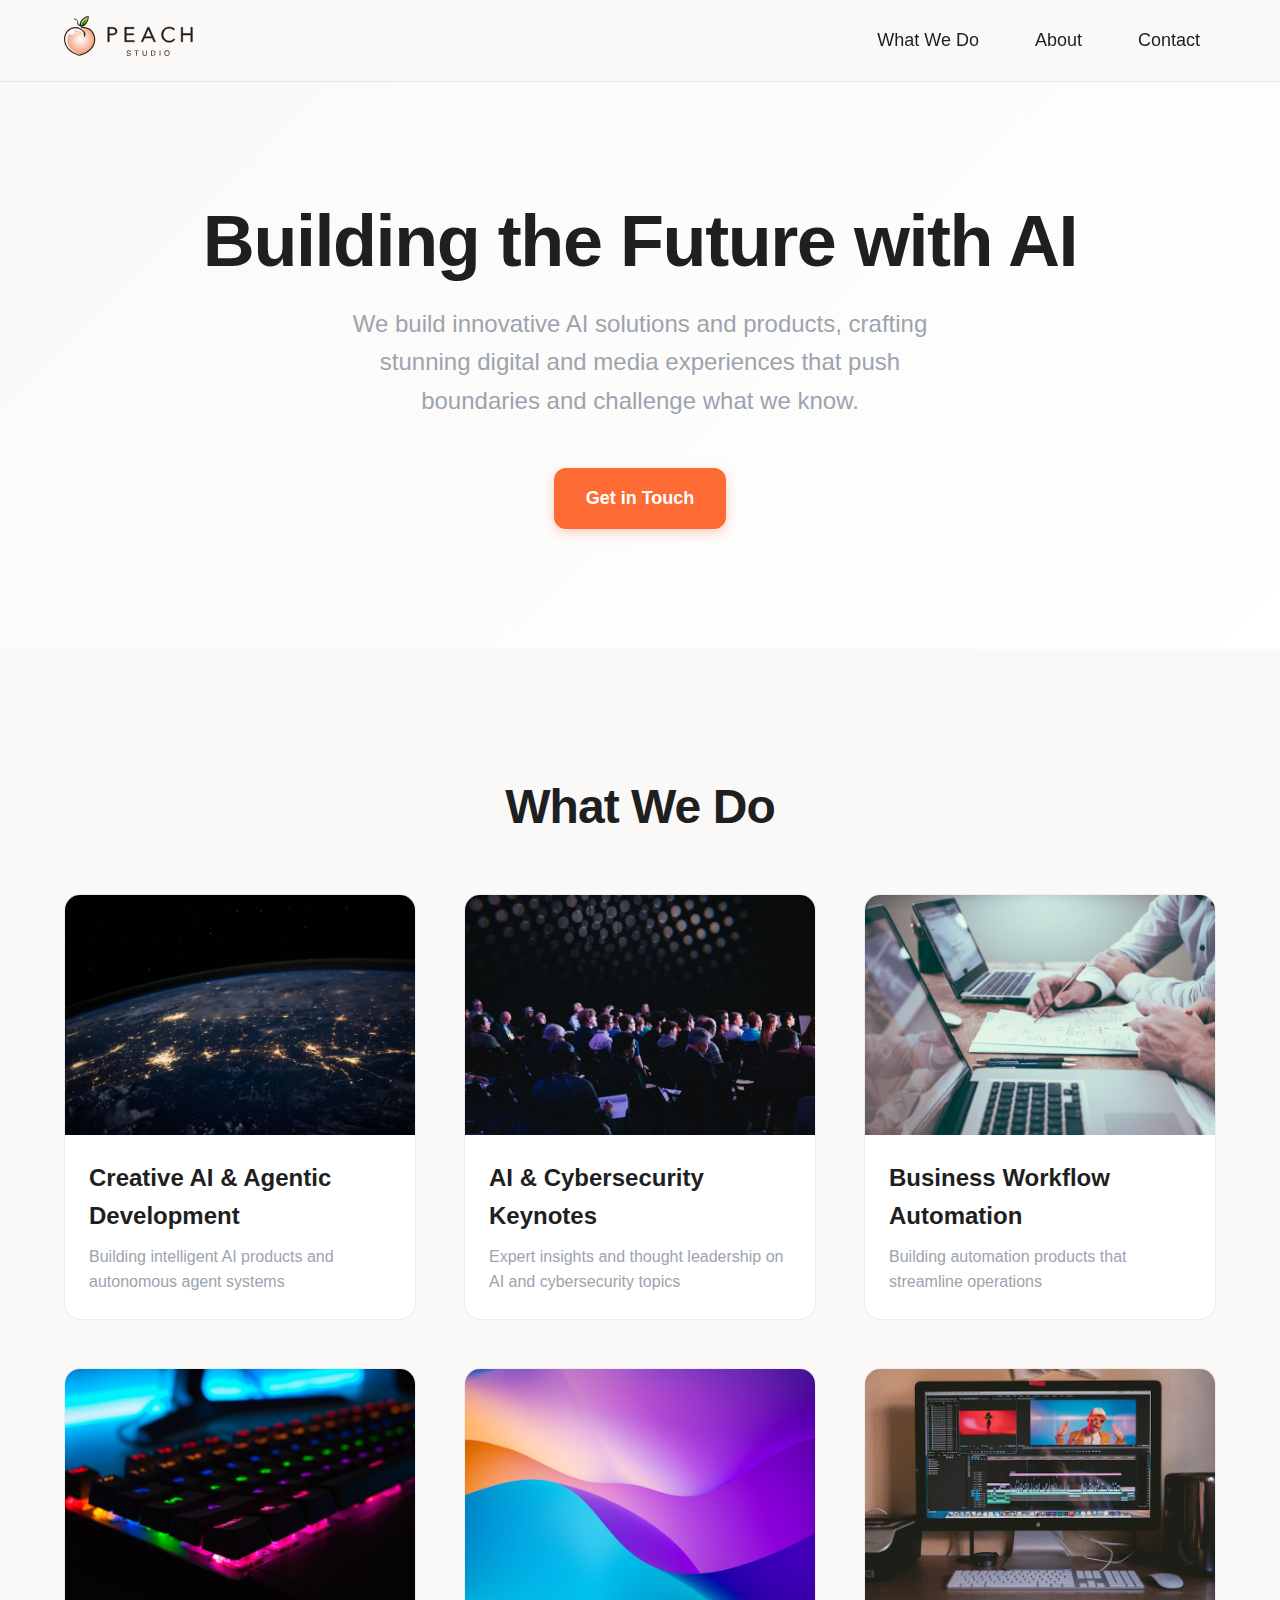
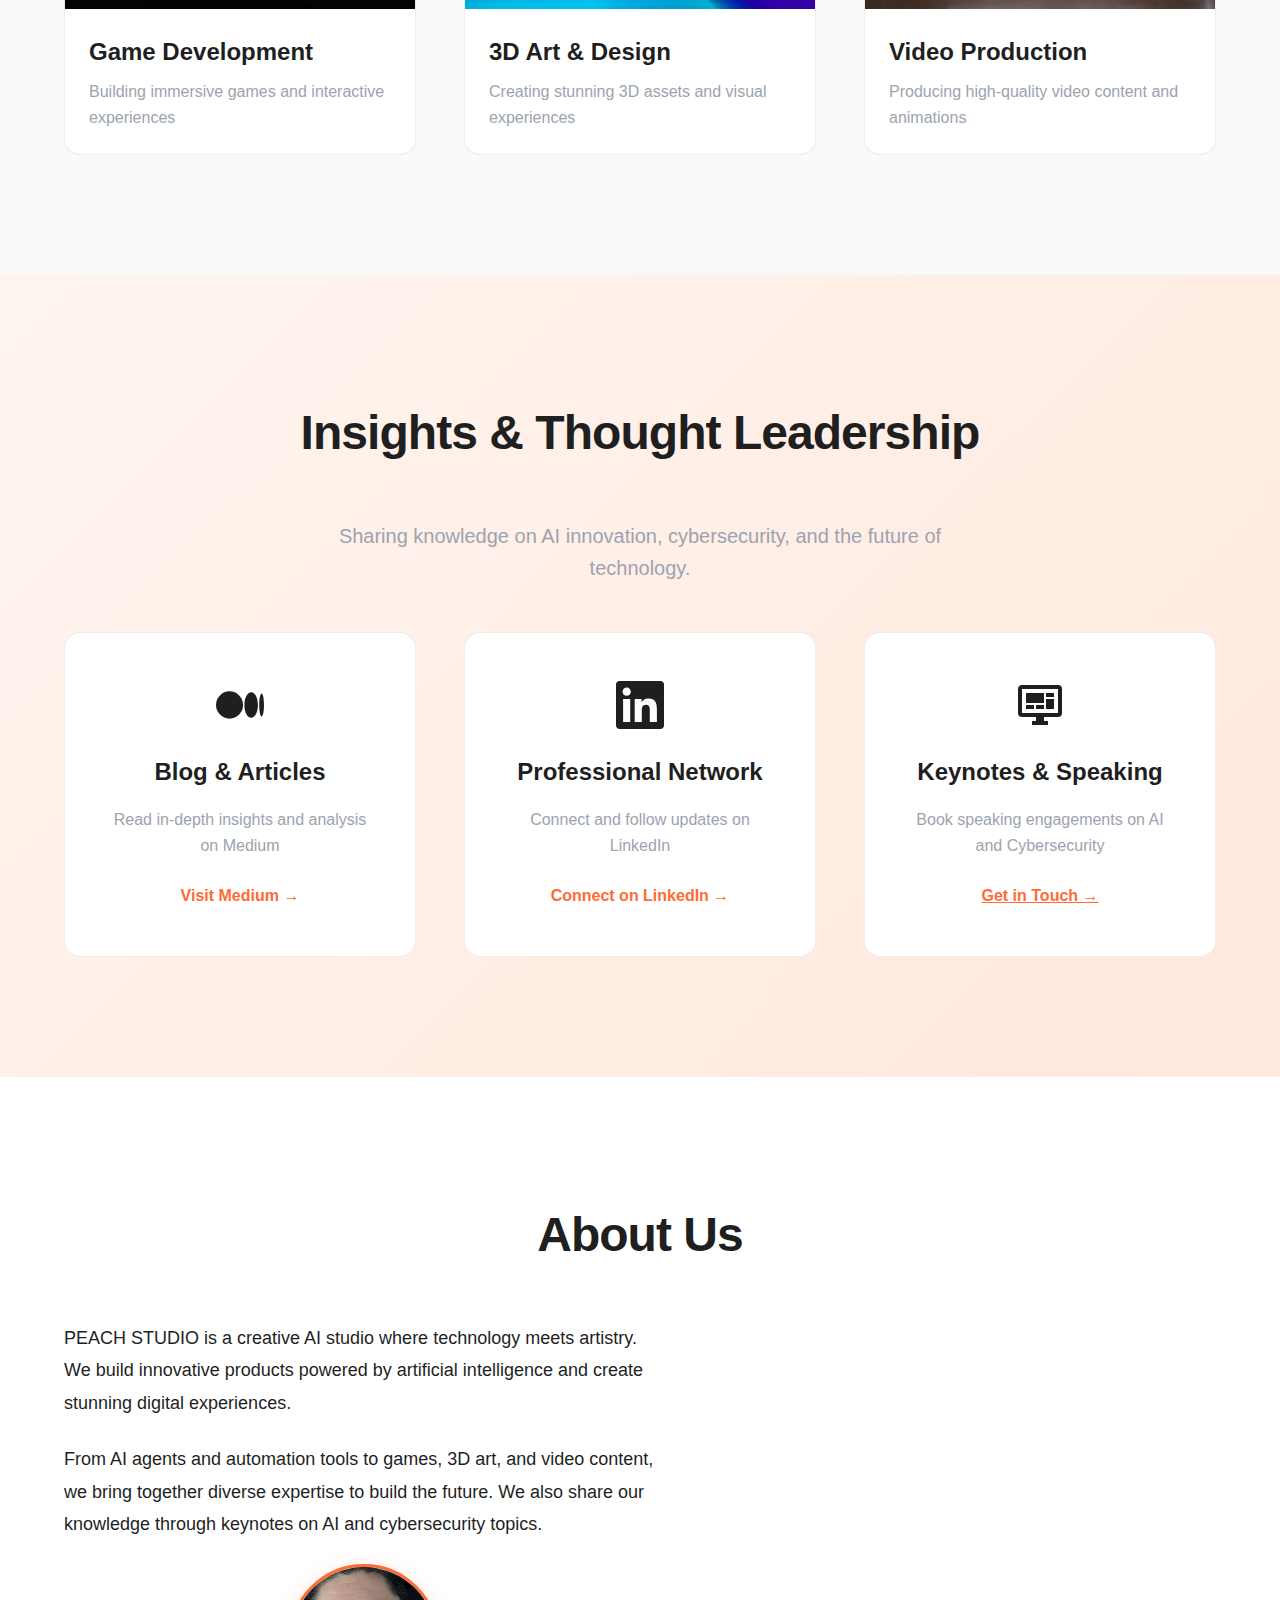
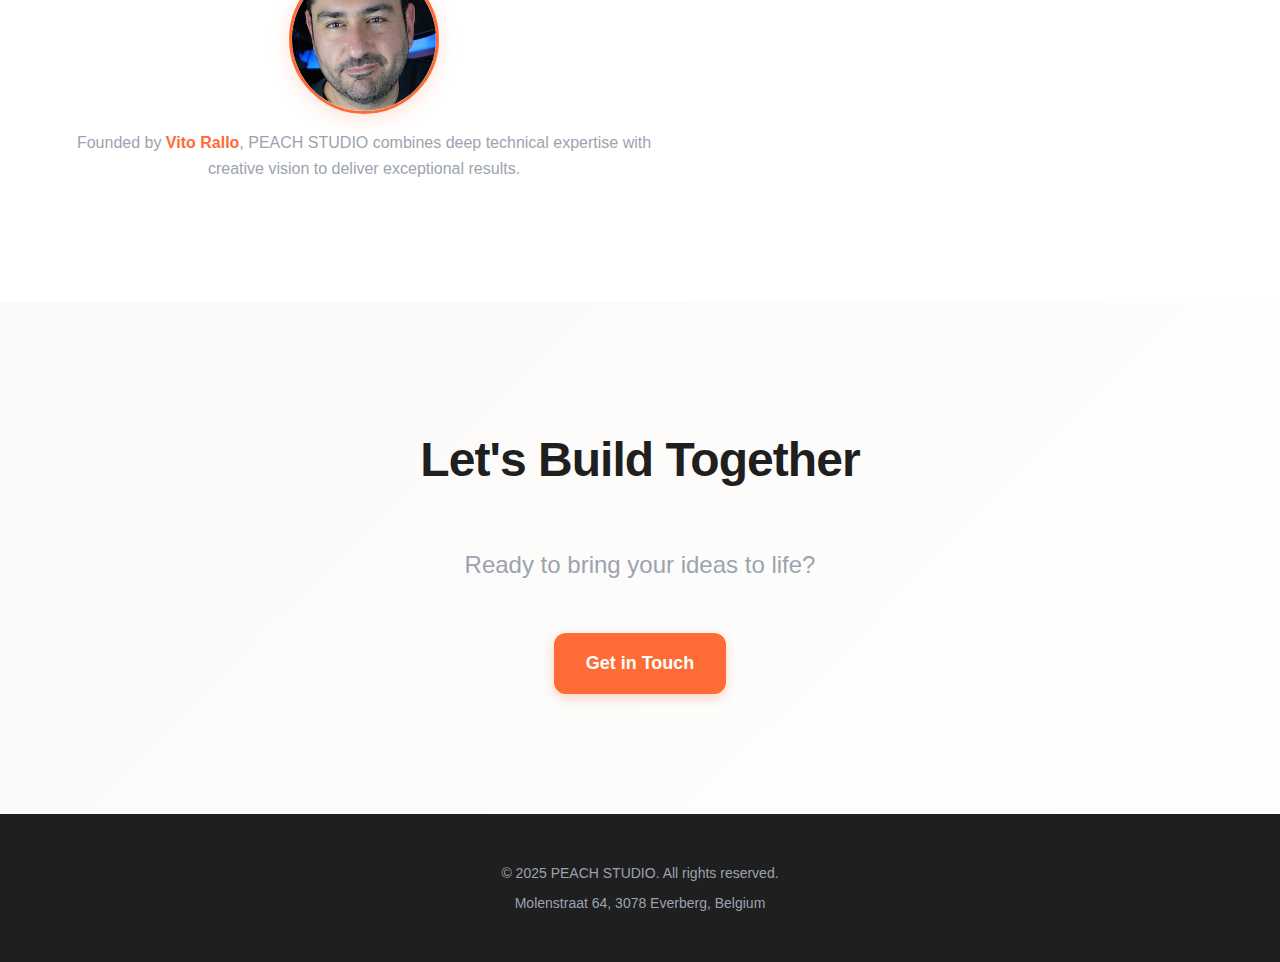
<file: index.html>
<!DOCTYPE html>
<html lang="en">
<head>
    <meta charset="UTF-8">
    <meta name="viewport" content="width=device-width, initial-scale=1.0">

    <!-- Primary Meta Tags -->
    <title>PEACH STUDIO | Creative AI & Development Studio in Belgium</title>
    <meta name="title" content="PEACH STUDIO | Creative AI & Development Studio in Belgium">
    <meta name="description" content="PEACH STUDIO builds innovative AI products, autonomous agents, and stunning digital experiences. Expert keynotes on AI and cybersecurity. Based in Belgium.">
    <meta name="keywords" content="AI development, agentic AI, artificial intelligence, workflow automation, game development, 3D art, video production, AI keynotes, cybersecurity, Belgium, Everberg">
    <meta name="author" content="PEACH STUDIO">
    <meta name="robots" content="index, follow">
    <link rel="canonical" href="https://peachstudio.be/">

    <!-- Open Graph / Facebook -->
    <meta property="og:type" content="website">
    <meta property="og:url" content="https://peachstudio.be/">
    <meta property="og:title" content="PEACH STUDIO | Creative AI & Development Studio">
    <meta property="og:description" content="Building innovative AI products, autonomous agents, and stunning digital experiences. Expert keynotes on AI and cybersecurity.">
    <meta property="og:image" content="https://peachstudio.be/logo.svg">
    <meta property="og:site_name" content="PEACH STUDIO">
    <meta property="og:locale" content="en_US">

    <!-- Twitter -->
    <meta property="twitter:card" content="summary_large_image">
    <meta property="twitter:url" content="https://peachstudio.be/">
    <meta property="twitter:title" content="PEACH STUDIO | Creative AI & Development Studio">
    <meta property="twitter:description" content="Building innovative AI products, autonomous agents, and stunning digital experiences. Expert keynotes on AI and cybersecurity.">
    <meta property="twitter:image" content="https://peachstudio.be/logo.svg">

    <!-- Additional Meta -->
    <meta name="theme-color" content="#FF6B35">
    <meta name="msapplication-TileColor" content="#FF6B35">

    <!-- Favicon -->
    <link rel="icon" type="image/svg+xml" href="favicon.svg">
    <link rel="alternate icon" href="favicon.svg">
    <link rel="apple-touch-icon" href="favicon.svg">

    <link rel="stylesheet" href="styles.css">
</head>
<body>
    <header class="header">
        <div class="container">
            <div class="logo">
                <img src="logo.svg" alt="PEACH STUDIO" class="logo-img">
            </div>
            <nav class="nav">
                <a href="#focus" class="nav-link">What We Do</a>
                <a href="#about" class="nav-link">About</a>
                <a href="#contact" class="nav-link">Contact</a>
            </nav>
        </div>
    </header>

    <main>
        <section class="hero">
            <div class="container">
                <h1 class="hero-title">Building the Future with AI</h1>
                <p class="hero-subtitle">We build innovative AI solutions and products, crafting stunning digital and media experiences that push boundaries and challenge what we know.</p>
                <a href="#contact" class="cta-button">Get in Touch</a>
            </div>
        </section>

        <section id="focus" class="work-section">
            <div class="container">
                <h2 class="section-title">What We Do</h2>
                <div class="work-grid">
                    <div class="work-card">
                        <div class="work-card-image service-ai"></div>
                        <h3 class="work-card-title">Creative AI & Agentic Development</h3>
                        <p class="work-card-description">Building intelligent AI products and autonomous agent systems</p>
                    </div>
                    <div class="work-card">
                        <div class="work-card-image service-security"></div>
                        <h3 class="work-card-title">AI & Cybersecurity Keynotes</h3>
                        <p class="work-card-description">Expert insights and thought leadership on AI and cybersecurity topics</p>
                    </div>
                    <div class="work-card">
                        <div class="work-card-image service-automation"></div>
                        <h3 class="work-card-title">Business Workflow Automation</h3>
                        <p class="work-card-description">Building automation products that streamline operations</p>
                    </div>
                    <div class="work-card">
                        <div class="work-card-image service-gamedev"></div>
                        <h3 class="work-card-title">Game Development</h3>
                        <p class="work-card-description">Building immersive games and interactive experiences</p>
                    </div>
                    <div class="work-card">
                        <div class="work-card-image service-3d"></div>
                        <h3 class="work-card-title">3D Art & Design</h3>
                        <p class="work-card-description">Creating stunning 3D assets and visual experiences</p>
                    </div>
                    <div class="work-card">
                        <div class="work-card-image service-video"></div>
                        <h3 class="work-card-title">Video Production</h3>
                        <p class="work-card-description">Producing high-quality video content and animations</p>
                    </div>
                </div>
            </div>
        </section>

        <section id="insights" class="insights-section">
            <div class="container">
                <h2 class="section-title">Insights & Thought Leadership</h2>
                <p class="insights-intro">
                    Sharing knowledge on AI innovation, cybersecurity, and the future of technology.
                </p>
                <div class="insights-grid">
                    <a href="https://medium.com/@vito.rallo" target="_blank" rel="noopener noreferrer" class="insight-card">
                        <div class="insight-icon">
                            <svg viewBox="0 0 24 24" width="48" height="48" fill="currentColor">
                                <path d="M13.54 12a6.8 6.8 0 01-6.77 6.82A6.8 6.8 0 010 12a6.8 6.8 0 016.77-6.82A6.8 6.8 0 0113.54 12zM20.96 12c0 3.54-1.51 6.42-3.38 6.42-1.87 0-3.39-2.88-3.39-6.42s1.52-6.42 3.39-6.42 3.38 2.88 3.38 6.42M24 12c0 3.17-.53 5.75-1.19 5.75-.66 0-1.19-2.58-1.19-5.75s.53-5.75 1.19-5.75C23.47 6.25 24 8.83 24 12z"/>
                            </svg>
                        </div>
                        <h3 class="insight-title">Blog & Articles</h3>
                        <p class="insight-description">Read in-depth insights and analysis on Medium</p>
                        <span class="insight-link">Visit Medium →</span>
                    </a>
                    <a href="https://www.linkedin.com/company/peachstudiobv" target="_blank" rel="noopener noreferrer" class="insight-card">
                        <div class="insight-icon">
                            <svg viewBox="0 0 24 24" width="48" height="48" fill="currentColor">
                                <path d="M20.447 20.452h-3.554v-5.569c0-1.328-.027-3.037-1.852-3.037-1.853 0-2.136 1.445-2.136 2.939v5.667H9.351V9h3.414v1.561h.046c.477-.9 1.637-1.85 3.37-1.85 3.601 0 4.267 2.37 4.267 5.455v6.286zM5.337 7.433c-1.144 0-2.063-.926-2.063-2.065 0-1.138.92-2.063 2.063-2.063 1.14 0 2.064.925 2.064 2.063 0 1.139-.925 2.065-2.064 2.065zm1.782 13.019H3.555V9h3.564v11.452zM22.225 0H1.771C.792 0 0 .774 0 1.729v20.542C0 23.227.792 24 1.771 24h20.451C23.2 24 24 23.227 24 22.271V1.729C24 .774 23.2 0 22.222 0h.003z"/>
                            </svg>
                        </div>
                        <h3 class="insight-title">Professional Network</h3>
                        <p class="insight-description">Connect and follow updates on LinkedIn</p>
                        <span class="insight-link">Connect on LinkedIn →</span>
                    </a>
                    <div class="insight-card keynote-card">
                        <div class="insight-icon">
                            <svg viewBox="0 0 24 24" width="48" height="48" fill="currentColor">
                                <path d="M21 16V4H3v12h18m0-14a2 2 0 012 2v12a2 2 0 01-2 2h-7v2h2v2H8v-2h2v-2H3a2 2 0 01-2-2V4c0-1.11.89-2 2-2h18M5 6h9v5H5V6m10 0h4v2h-4V6m4 3v5h-4V9h4M5 12h4v2H5v-2m5 0h4v2h-4v-2z"/>
                            </svg>
                        </div>
                        <h3 class="insight-title">Keynotes & Speaking</h3>
                        <p class="insight-description">Book speaking engagements on AI and Cybersecurity</p>
                        <a href="#contact" class="insight-link">Get in Touch →</a>
                    </div>
                </div>
            </div>
        </section>

        <section id="about" class="about-section">
            <div class="container">
                <h2 class="section-title">About Us</h2>
                <div class="about-content">
                    <p class="about-text">
                        PEACH STUDIO is a creative AI studio where technology meets artistry.
                        We build innovative products powered by artificial intelligence and create stunning digital experiences.
                    </p>
                    <p class="about-text">
                        From AI agents and automation tools to games, 3D art, and video content, we bring together diverse expertise
                        to build the future. We also share our knowledge through keynotes on AI and cybersecurity topics.
                    </p>
                    <div class="founder-section">
                        <img src="vito-rallo.jpg" alt="Vito Rallo - Founder of PEACH STUDIO" class="founder-photo">
                        <p class="founder-text">
                            Founded by <a href="https://www.linkedin.com/in/vitorallo/" target="_blank" rel="noopener noreferrer" class="founder-link">Vito Rallo</a>, PEACH STUDIO combines deep technical expertise with creative vision to deliver exceptional results.
                        </p>
                    </div>
                </div>
            </div>
        </section>

        <section id="contact" class="contact-section">
            <div class="container">
                <h2 class="section-title">Let's Build Together</h2>
                <p class="contact-intro">Ready to bring your ideas to life?</p>
                <a href="mailto:info@peachstudio.be" class="cta-button">Get in Touch</a>
            </div>
        </section>
    </main>

    <footer class="footer">
        <div class="container">
            <p class="footer-text">&copy; 2025 PEACH STUDIO. All rights reserved.</p>
            <p class="footer-address">Molenstraat 64, 3078 Everberg, Belgium</p>
        </div>
    </footer>

    <!-- Structured Data (JSON-LD) -->
    <script type="application/ld+json">
    {
        "@context": "https://schema.org",
        "@type": "Organization",
        "name": "PEACH STUDIO",
        "url": "https://peachstudio.be",
        "logo": "https://peachstudio.be/logo.svg",
        "description": "Creative AI studio building innovative products, autonomous agents, and digital experiences.",
        "email": "info@peachstudio.be",
        "address": {
            "@type": "PostalAddress",
            "streetAddress": "Molenstraat 64",
            "addressLocality": "Everberg",
            "postalCode": "3078",
            "addressCountry": "BE"
        },
        "sameAs": [
            "https://www.linkedin.com/company/peachstudiobv",
            "https://medium.com/@vito.rallo"
        ],
        "knowsAbout": [
            "Artificial Intelligence",
            "Agentic Development",
            "Workflow Automation",
            "Game Development",
            "3D Art",
            "Video Production",
            "Cybersecurity",
            "AI Keynotes"
        ],
        "areaServed": {
            "@type": "Place",
            "name": "Worldwide"
        }
    }
    </script>

    <script type="application/ld+json">
    {
        "@context": "https://schema.org",
        "@type": "WebSite",
        "name": "PEACH STUDIO",
        "url": "https://peachstudio.be",
        "description": "Creative AI & Development Studio",
        "publisher": {
            "@type": "Organization",
            "name": "PEACH STUDIO"
        }
    }
    </script>
</body>
</html>
</file>
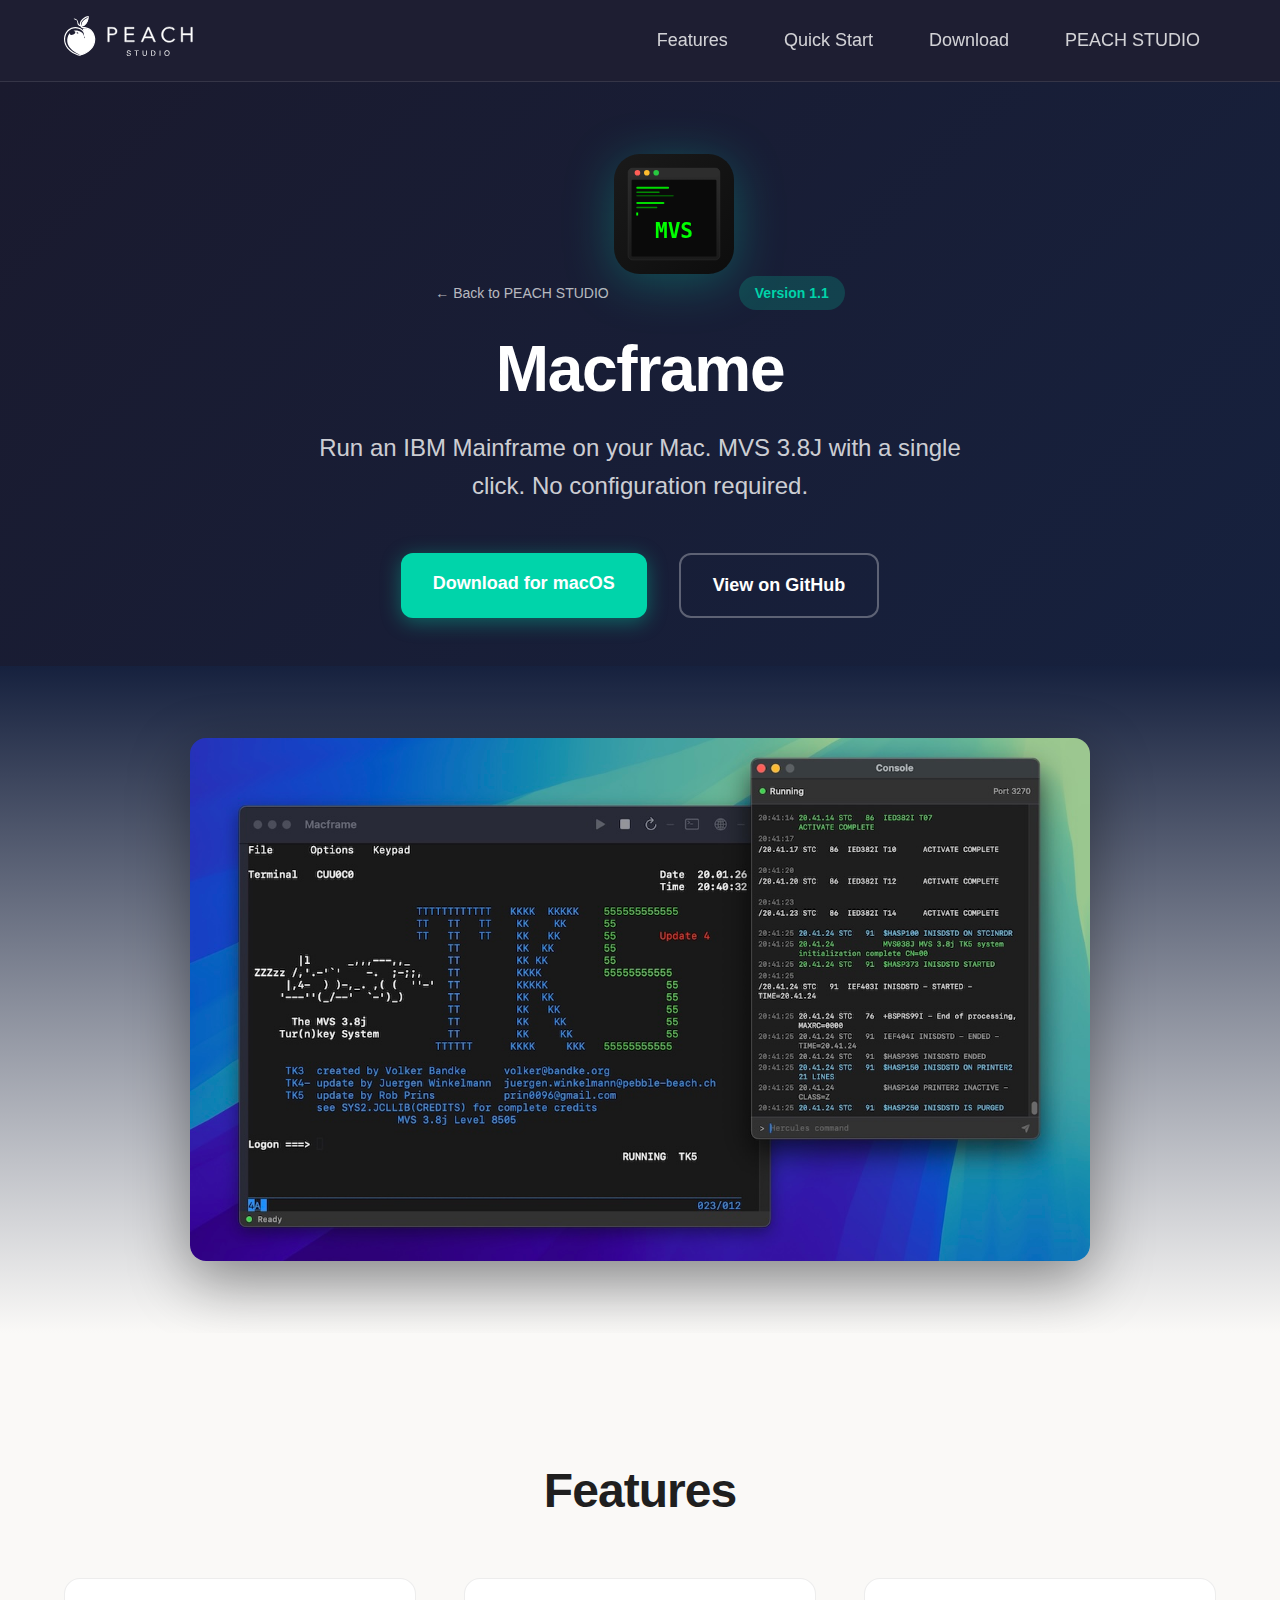
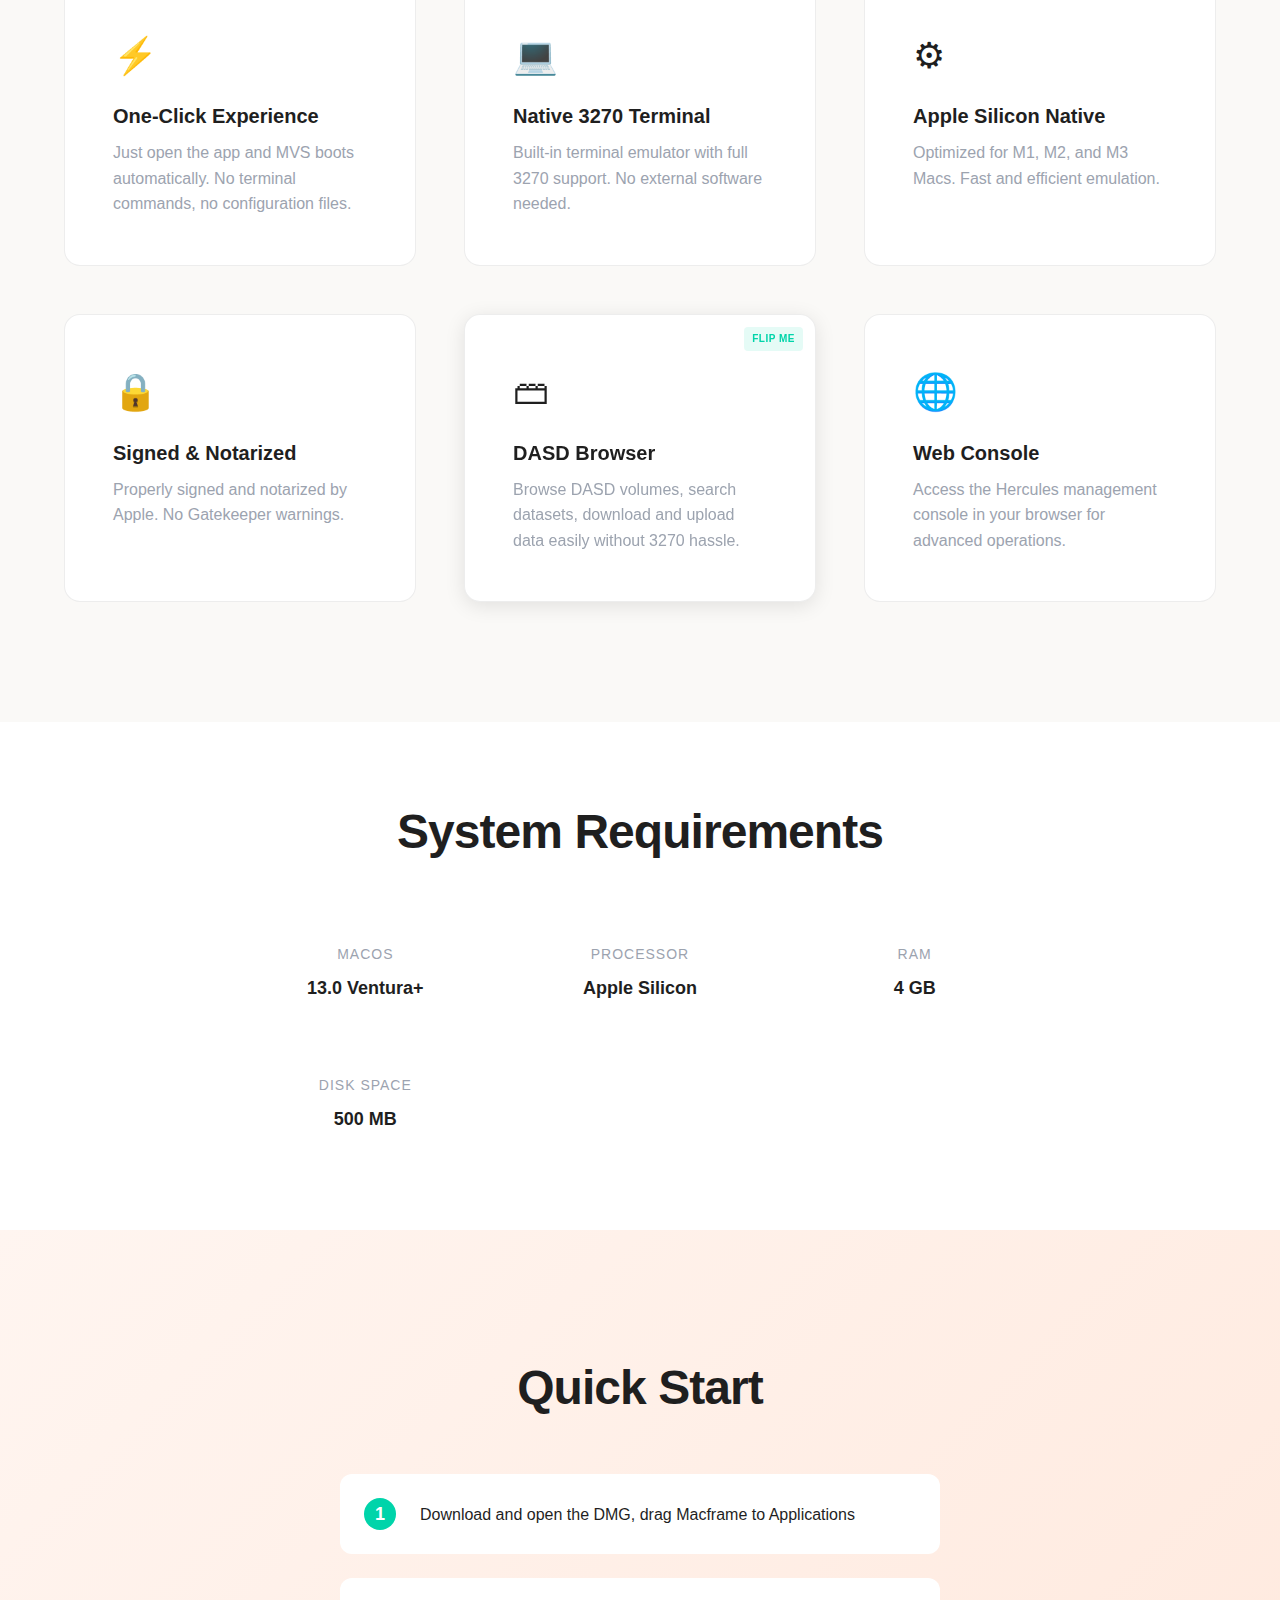
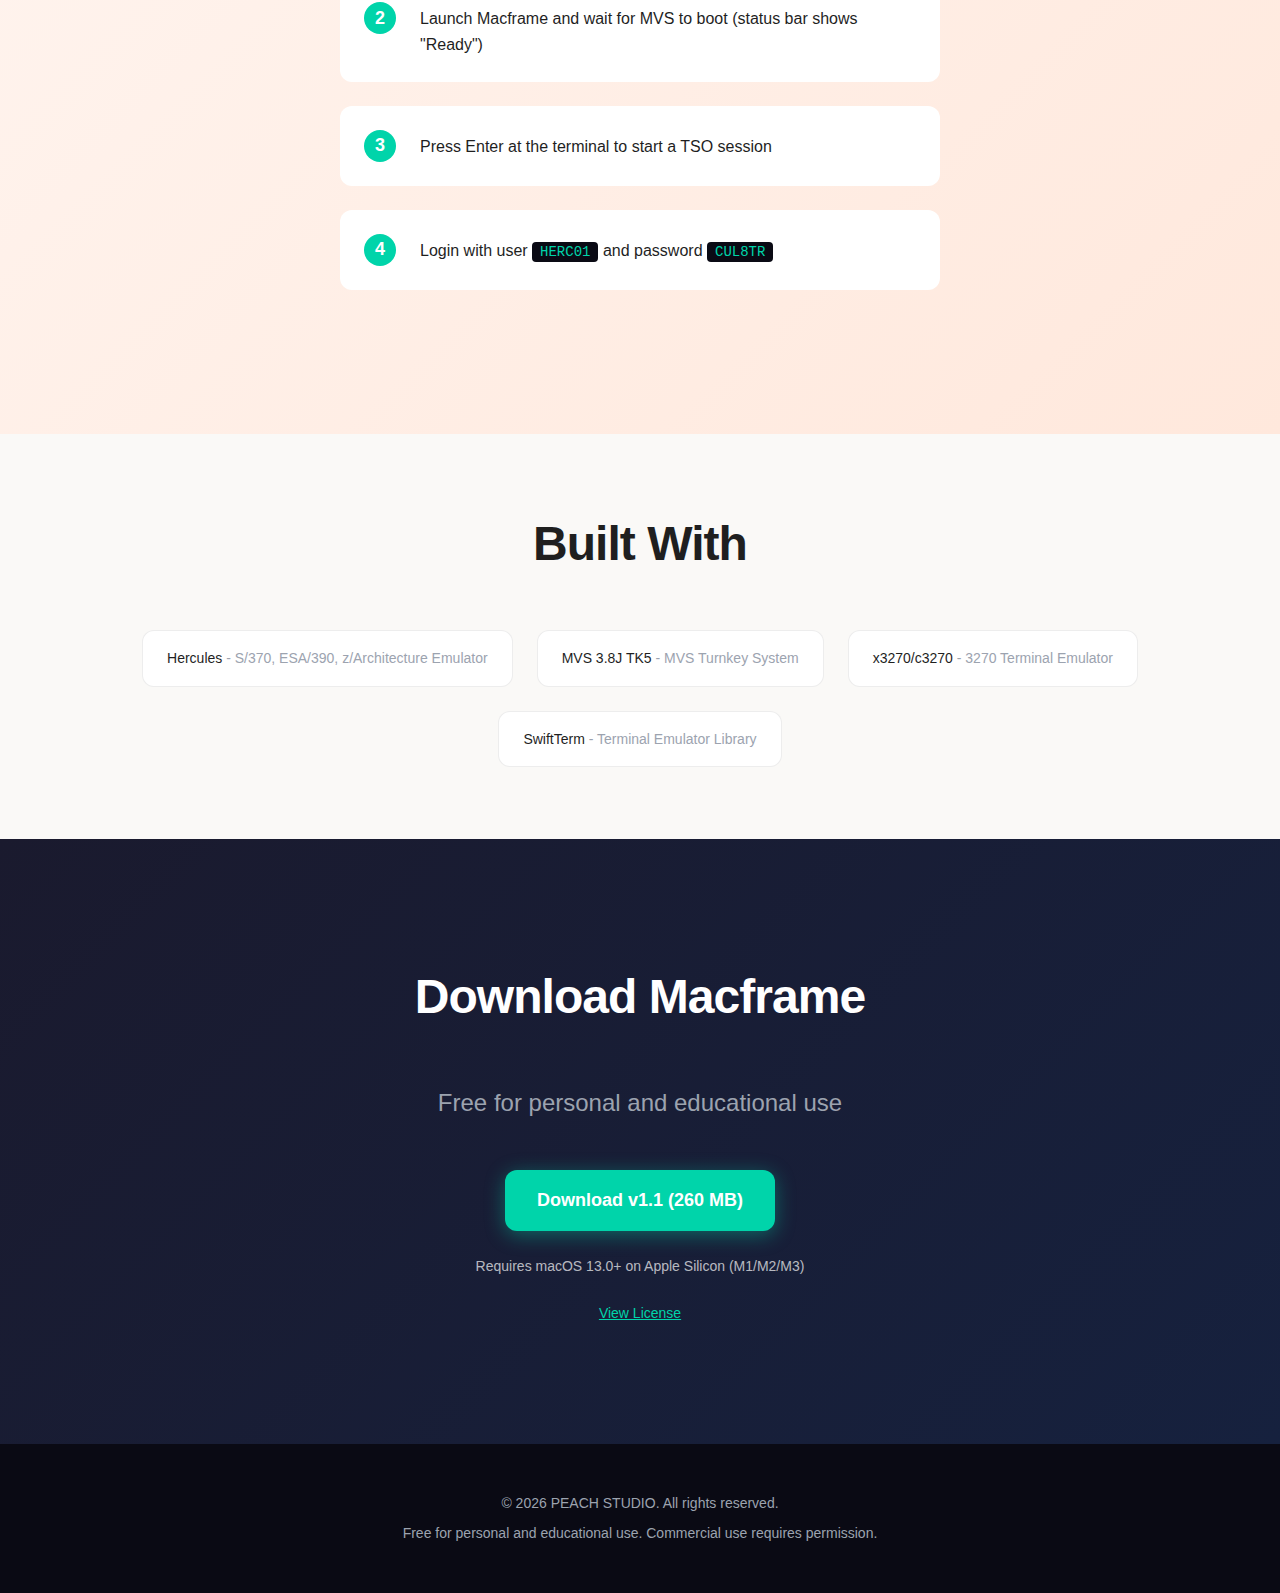
<file: macframe.html>
<!DOCTYPE html>
<html lang="en">
<head>
    <meta charset="UTF-8">
    <meta name="viewport" content="width=device-width, initial-scale=1.0">

    <!-- Primary Meta Tags -->
    <title>Macframe | IBM Mainframe Emulator for macOS | PEACH STUDIO</title>
    <meta name="title" content="Macframe | IBM Mainframe Emulator for macOS">
    <meta name="description" content="Run MVS 3.8J on your Mac with a single click. Native Apple Silicon support. No configuration required. Free for personal and educational use.">
    <meta name="keywords" content="mainframe, MVS, IBM, emulator, Hercules, macOS, Apple Silicon, M1, M2, M3, 3270 terminal, COBOL, JCL">
    <meta name="author" content="PEACH STUDIO">
    <meta name="robots" content="index, follow">
    <link rel="canonical" href="https://peachstudio.be/macframe">

    <!-- Open Graph / Facebook -->
    <meta property="og:type" content="website">
    <meta property="og:url" content="https://peachstudio.be/macframe">
    <meta property="og:title" content="Macframe | IBM Mainframe Emulator for macOS">
    <meta property="og:description" content="Run MVS 3.8J on your Mac with a single click. Native Apple Silicon support. No configuration required.">
    <meta property="og:image" content="https://peachstudio.be/macframe-screenshot.jpeg">
    <meta property="og:site_name" content="PEACH STUDIO">

    <!-- Twitter -->
    <meta property="twitter:card" content="summary_large_image">
    <meta property="twitter:url" content="https://peachstudio.be/macframe">
    <meta property="twitter:title" content="Macframe | IBM Mainframe Emulator for macOS">
    <meta property="twitter:description" content="Run MVS 3.8J on your Mac with a single click. Native Apple Silicon support.">
    <meta property="twitter:image" content="https://peachstudio.be/macframe-screenshot.jpeg">

    <!-- Additional Meta -->
    <meta name="theme-color" content="#00D4AA">
    <meta name="apple-itunes-app" content="app-id=macframe">

    <!-- Favicon -->
    <link rel="icon" type="image/svg+xml" href="macframe-icon.svg">
    <link rel="alternate icon" href="favicon.svg">

    <link rel="stylesheet" href="styles.css">
    <style>
        /* Macframe-specific styles */
        :root {
            --macframe-green: #00D4AA;
            --macframe-dark: #1a1a2e;
            --macframe-terminal: #0a0a14;
        }

        .macframe-hero {
            padding: var(--spacing-xl) 0 var(--spacing-lg);
            text-align: center;
            background: linear-gradient(135deg, var(--macframe-dark) 0%, #16213e 100%);
            color: var(--white);
        }

        .macframe-logo {
            width: 120px;
            height: 120px;
            margin-bottom: var(--spacing-md);
            filter: drop-shadow(0 8px 24px rgba(0, 212, 170, 0.3));
        }

        .macframe-hero .hero-title {
            color: var(--white);
            font-size: clamp(42px, 6vw, 64px);
        }

        .macframe-hero .hero-subtitle {
            color: rgba(255, 255, 255, 0.8);
            max-width: 700px;
        }

        .macframe-cta {
            background-color: var(--macframe-green);
            box-shadow: 0 4px 20px rgba(0, 212, 170, 0.4);
        }

        .macframe-cta:hover {
            background-color: #00b894;
            box-shadow: 0 6px 28px rgba(0, 212, 170, 0.5);
        }

        .macframe-cta-secondary {
            background-color: transparent;
            border: 2px solid rgba(255, 255, 255, 0.3);
            box-shadow: none;
            margin-left: var(--spacing-sm);
        }

        .macframe-cta-secondary:hover {
            background-color: rgba(255, 255, 255, 0.1);
            border-color: rgba(255, 255, 255, 0.5);
            box-shadow: none;
        }

        .cta-group {
            display: flex;
            gap: var(--spacing-sm);
            justify-content: center;
            flex-wrap: wrap;
        }

        .version-badge {
            display: inline-block;
            background: rgba(0, 212, 170, 0.2);
            color: var(--macframe-green);
            padding: 6px 16px;
            border-radius: 20px;
            font-size: 14px;
            font-weight: 600;
            margin-bottom: var(--spacing-md);
        }

        .screenshot-section {
            padding: var(--spacing-xl) 0;
            background: linear-gradient(180deg, #16213e 0%, var(--background) 100%);
        }

        .screenshot-container {
            max-width: 900px;
            margin: 0 auto;
            border-radius: var(--radius-lg);
            overflow: hidden;
            box-shadow: 0 20px 60px rgba(0, 0, 0, 0.4);
        }

        .screenshot-container img {
            width: 100%;
            height: auto;
            display: block;
        }

        .features-section {
            padding: var(--spacing-xxl) 0;
            background-color: var(--background);
        }

        .features-grid {
            display: grid;
            grid-template-columns: repeat(auto-fit, minmax(280px, 1fr));
            gap: var(--spacing-lg);
            margin-top: var(--spacing-lg);
        }

        .feature-card {
            background-color: var(--white);
            border-radius: var(--radius-lg);
            padding: var(--spacing-lg);
            border: 1px solid rgba(31, 31, 31, 0.08);
            transition: var(--transition);
        }

        .feature-card:hover {
            transform: translateY(-4px);
            box-shadow: 0 12px 40px rgba(0, 212, 170, 0.1);
            border-color: rgba(0, 212, 170, 0.3);
        }

        .feature-icon {
            font-size: 36px;
            margin-bottom: var(--spacing-sm);
        }

        .feature-title {
            font-size: 20px;
            font-weight: 600;
            color: var(--text-primary);
            margin-bottom: var(--spacing-xs);
        }

        .feature-description {
            color: var(--text-secondary);
            font-size: 16px;
            line-height: 1.6;
        }

        /* Flip Card Styles */
        .flip-card {
            perspective: 1000px;
            background: transparent;
            padding: 0;
            border: none;
            cursor: pointer;
        }

        .flip-card:hover {
            transform: none;
            box-shadow: none;
        }

        .flip-card-inner {
            position: relative;
            width: 100%;
            height: 100%;
            min-height: 200px;
            transition: transform 0.6s ease-in-out;
            transform-style: preserve-3d;
            transform-origin: center center;
        }

        .flip-card:hover .flip-card-inner {
            transform: rotateY(180deg) scale(1.6);
            z-index: 100;
        }

        .flip-card-front, .flip-card-back {
            position: absolute;
            width: 100%;
            height: 100%;
            top: 0;
            left: 0;
            backface-visibility: hidden;
            border-radius: var(--radius-lg);
            border: 1px solid rgba(31, 31, 31, 0.08);
            box-shadow: 0 4px 20px rgba(0, 0, 0, 0.1);
        }

        .flip-card-front {
            background-color: var(--white);
            padding: var(--spacing-lg);
            display: flex;
            flex-direction: column;
            justify-content: center;
            position: relative;
        }

        .flip-hint {
            position: absolute;
            top: 12px;
            right: 12px;
            font-size: 10px;
            font-weight: 600;
            color: var(--macframe-green);
            background: rgba(0, 212, 170, 0.1);
            padding: 4px 8px;
            border-radius: 4px;
            letter-spacing: 0.5px;
        }

        .flip-card-back {
            background-color: var(--macframe-terminal);
            transform: rotateY(180deg);
            overflow: hidden;
        }

        .flip-card-back img {
            width: 100%;
            height: 100%;
            object-fit: contain;
            object-position: center;
            border-radius: var(--radius-lg);
            background: var(--macframe-terminal);
        }

        .requirements-section {
            padding: var(--spacing-xl) 0;
            background-color: var(--white);
        }

        .requirements-grid {
            display: grid;
            grid-template-columns: repeat(auto-fit, minmax(200px, 1fr));
            gap: var(--spacing-md);
            max-width: 800px;
            margin: var(--spacing-lg) auto 0;
        }

        .requirement-item {
            text-align: center;
            padding: var(--spacing-md);
        }

        .requirement-label {
            font-size: 14px;
            color: var(--text-secondary);
            text-transform: uppercase;
            letter-spacing: 1px;
            margin-bottom: var(--spacing-xs);
        }

        .requirement-value {
            font-size: 18px;
            font-weight: 600;
            color: var(--text-primary);
        }

        .quickstart-section {
            padding: var(--spacing-xxl) 0;
            background: linear-gradient(135deg, #FFF5F0 0%, #FFE8DC 100%);
        }

        .quickstart-steps {
            max-width: 600px;
            margin: var(--spacing-lg) auto 0;
        }

        .quickstart-step {
            display: flex;
            align-items: flex-start;
            gap: var(--spacing-md);
            margin-bottom: var(--spacing-md);
            background: var(--white);
            padding: var(--spacing-md);
            border-radius: var(--radius-md);
        }

        .step-number {
            width: 32px;
            height: 32px;
            background: var(--macframe-green);
            color: var(--white);
            border-radius: 50%;
            display: flex;
            align-items: center;
            justify-content: center;
            font-weight: 700;
            flex-shrink: 0;
        }

        .step-text {
            font-size: 16px;
            color: var(--text-primary);
            padding-top: 4px;
        }

        .step-text code {
            background: var(--macframe-terminal);
            color: var(--macframe-green);
            padding: 2px 8px;
            border-radius: 4px;
            font-family: 'SF Mono', Monaco, monospace;
            font-size: 14px;
        }

        .credits-section {
            padding: var(--spacing-xl) 0;
            background-color: var(--background);
        }

        .credits-list {
            display: flex;
            flex-wrap: wrap;
            justify-content: center;
            gap: var(--spacing-md);
            margin-top: var(--spacing-lg);
        }

        .credit-item {
            background: var(--white);
            padding: var(--spacing-sm) var(--spacing-md);
            border-radius: var(--radius-md);
            font-size: 14px;
            color: var(--text-secondary);
            border: 1px solid rgba(31, 31, 31, 0.08);
        }

        .credit-item a {
            color: var(--text-primary);
            text-decoration: none;
            font-weight: 500;
        }

        .credit-item a:hover {
            color: var(--macframe-green);
        }

        .download-section {
            padding: var(--spacing-xxl) 0;
            text-align: center;
            background: linear-gradient(135deg, var(--macframe-dark) 0%, #16213e 100%);
            color: var(--white);
        }

        .download-section .section-title {
            color: var(--white);
        }

        .download-info {
            color: rgba(255, 255, 255, 0.7);
            font-size: 14px;
            margin-top: var(--spacing-md);
        }

        .back-link {
            display: inline-flex;
            align-items: center;
            gap: 8px;
            color: rgba(255, 255, 255, 0.7);
            text-decoration: none;
            font-size: 14px;
            margin-bottom: var(--spacing-md);
            transition: var(--transition);
        }

        .back-link:hover {
            color: var(--white);
        }

        .macframe-header {
            background-color: rgba(26, 26, 46, 0.98);
            border-bottom: 1px solid rgba(255, 255, 255, 0.1);
        }

        .macframe-header .nav-link {
            color: rgba(255, 255, 255, 0.8);
        }

        .macframe-header .nav-link:hover {
            color: var(--macframe-green);
            background-color: rgba(0, 212, 170, 0.1);
        }

        .macframe-header .logo-img {
            filter: brightness(0) invert(1);
        }

        .macframe-footer {
            background-color: var(--macframe-terminal);
        }

        @media (max-width: 768px) {
            .cta-group {
                flex-direction: column;
                align-items: center;
            }

            .macframe-cta-secondary {
                margin-left: 0;
            }
        }
    </style>
</head>
<body>
    <header class="header macframe-header">
        <div class="container">
            <div class="logo">
                <a href="index.html">
                    <img src="logo.svg" alt="PEACH STUDIO" class="logo-img">
                </a>
            </div>
            <nav class="nav">
                <a href="#features" class="nav-link">Features</a>
                <a href="#quickstart" class="nav-link">Quick Start</a>
                <a href="#download" class="nav-link">Download</a>
                <a href="index.html" class="nav-link">PEACH STUDIO</a>
            </nav>
        </div>
    </header>

    <main>
        <section class="macframe-hero">
            <div class="container">
                <a href="index.html" class="back-link">&larr; Back to PEACH STUDIO</a>
                <img src="macframe-icon.svg" alt="Macframe" class="macframe-logo">
                <span class="version-badge">Version 1.1</span>
                <h1 class="hero-title">Macframe</h1>
                <p class="hero-subtitle">Run an IBM Mainframe on your Mac. MVS 3.8J with a single click. No configuration required.</p>
                <div class="cta-group">
                    <a href="https://github.com/vitorallo/macframe/releases/download/v1.1/Macframe-1.1.dmg" class="cta-button macframe-cta">Download for macOS</a>
                    <a href="https://github.com/vitorallo/macframe/releases/latest" target="_blank" class="cta-button macframe-cta-secondary">View on GitHub</a>
                </div>
            </div>
        </section>

        <section class="screenshot-section">
            <div class="container">
                <div class="screenshot-container">
                    <img src="macframe-screenshot.jpeg" alt="Macframe running MVS 3.8J on macOS">
                </div>
            </div>
        </section>

        <section id="features" class="features-section">
            <div class="container">
                <h2 class="section-title">Features</h2>
                <div class="features-grid">
                    <div class="feature-card">
                        <div class="feature-icon">&#9889;</div>
                        <h3 class="feature-title">One-Click Experience</h3>
                        <p class="feature-description">Just open the app and MVS boots automatically. No terminal commands, no configuration files.</p>
                    </div>
                    <div class="feature-card">
                        <div class="feature-icon">&#128187;</div>
                        <h3 class="feature-title">Native 3270 Terminal</h3>
                        <p class="feature-description">Built-in terminal emulator with full 3270 support. No external software needed.</p>
                    </div>
                    <div class="feature-card">
                        <div class="feature-icon">&#9881;</div>
                        <h3 class="feature-title">Apple Silicon Native</h3>
                        <p class="feature-description">Optimized for M1, M2, and M3 Macs. Fast and efficient emulation.</p>
                    </div>
                    <div class="feature-card">
                        <div class="feature-icon">&#128274;</div>
                        <h3 class="feature-title">Signed & Notarized</h3>
                        <p class="feature-description">Properly signed and notarized by Apple. No Gatekeeper warnings.</p>
                    </div>
                    <div class="feature-card flip-card">
                        <div class="flip-card-inner">
                            <div class="flip-card-front">
                                <span class="flip-hint">FLIP ME</span>
                                <div class="feature-icon">&#128451;</div>
                                <h3 class="feature-title">DASD Browser</h3>
                                <p class="feature-description">Browse DASD volumes, search datasets, download and upload data easily without 3270 hassle.</p>
                            </div>
                            <div class="flip-card-back">
                                <img src="dasd-browser.jpg" alt="DASD Browser screenshot">
                            </div>
                        </div>
                    </div>
                    <div class="feature-card">
                        <div class="feature-icon">&#127760;</div>
                        <h3 class="feature-title">Web Console</h3>
                        <p class="feature-description">Access the Hercules management console in your browser for advanced operations.</p>
                    </div>
                </div>
            </div>
        </section>

        <section class="requirements-section">
            <div class="container">
                <h2 class="section-title">System Requirements</h2>
                <div class="requirements-grid">
                    <div class="requirement-item">
                        <div class="requirement-label">macOS</div>
                        <div class="requirement-value">13.0 Ventura+</div>
                    </div>
                    <div class="requirement-item">
                        <div class="requirement-label">Processor</div>
                        <div class="requirement-value">Apple Silicon</div>
                    </div>
                    <div class="requirement-item">
                        <div class="requirement-label">RAM</div>
                        <div class="requirement-value">4 GB</div>
                    </div>
                    <div class="requirement-item">
                        <div class="requirement-label">Disk Space</div>
                        <div class="requirement-value">500 MB</div>
                    </div>
                </div>
            </div>
        </section>

        <section id="quickstart" class="quickstart-section">
            <div class="container">
                <h2 class="section-title">Quick Start</h2>
                <div class="quickstart-steps">
                    <div class="quickstart-step">
                        <div class="step-number">1</div>
                        <div class="step-text">Download and open the DMG, drag Macframe to Applications</div>
                    </div>
                    <div class="quickstart-step">
                        <div class="step-number">2</div>
                        <div class="step-text">Launch Macframe and wait for MVS to boot (status bar shows "Ready")</div>
                    </div>
                    <div class="quickstart-step">
                        <div class="step-number">3</div>
                        <div class="step-text">Press Enter at the terminal to start a TSO session</div>
                    </div>
                    <div class="quickstart-step">
                        <div class="step-number">4</div>
                        <div class="step-text">Login with user <code>HERC01</code> and password <code>CUL8TR</code></div>
                    </div>
                </div>
            </div>
        </section>

        <section class="credits-section">
            <div class="container">
                <h2 class="section-title">Built With</h2>
                <div class="credits-list">
                    <div class="credit-item">
                        <a href="https://sdl-hercules-390.github.io/html/" target="_blank">Hercules</a> - S/370, ESA/390, z/Architecture Emulator
                    </div>
                    <div class="credit-item">
                        <a href="https://www.prince-webdesign.nl/tk5" target="_blank">MVS 3.8J TK5</a> - MVS Turnkey System
                    </div>
                    <div class="credit-item">
                        <a href="http://x3270.bgp.nu/" target="_blank">x3270/c3270</a> - 3270 Terminal Emulator
                    </div>
                    <div class="credit-item">
                        <a href="https://github.com/migueldeicaza/SwiftTerm" target="_blank">SwiftTerm</a> - Terminal Emulator Library
                    </div>
                </div>
            </div>
        </section>

        <section id="download" class="download-section">
            <div class="container">
                <h2 class="section-title">Download Macframe</h2>
                <p class="hero-subtitle">Free for personal and educational use</p>
                <a href="https://github.com/vitorallo/macframe/releases/download/v1.1/Macframe-1.1.dmg" class="cta-button macframe-cta">Download v1.1 (260 MB)</a>
                <p class="download-info">Requires macOS 13.0+ on Apple Silicon (M1/M2/M3)</p>
                <p class="download-info"><a href="macframe-license.txt" style="color: var(--macframe-green);">View License</a></p>
            </div>
        </section>
    </main>

    <footer class="footer macframe-footer">
        <div class="container">
            <p class="footer-text">&copy; 2026 PEACH STUDIO. All rights reserved.</p>
            <p class="footer-address">Free for personal and educational use. Commercial use requires permission.</p>
        </div>
    </footer>

    <!-- Structured Data -->
    <script type="application/ld+json">
    {
        "@context": "https://schema.org",
        "@type": "SoftwareApplication",
        "name": "Macframe",
        "operatingSystem": "macOS",
        "applicationCategory": "DeveloperApplication",
        "offers": {
            "@type": "Offer",
            "price": "0",
            "priceCurrency": "USD"
        },
        "description": "IBM Mainframe emulator for macOS. Run MVS 3.8J with a single click.",
        "softwareVersion": "1.1",
        "author": {
            "@type": "Organization",
            "name": "PEACH STUDIO",
            "url": "https://peachstudio.be"
        }
    }
    </script>
</body>
</html>
</file>
<file: styles.css>
/* PEACH STUDIO - Stylesheet inspired by summate.io design */

/* CSS Reset & Base */
* {
    margin: 0;
    padding: 0;
    box-sizing: border-box;
}

:root {
    /* Color Palette from summate.io */
    --primary-color: #FF6B35;
    --accent-color: #FF6B35;
    --background: #FAF9F7;
    --text-primary: #1F1F1F;
    --text-secondary: #9CA3AF;
    --white: #FFFFFF;

    /* Typography */
    --font-body: -apple-system, BlinkMacSystemFont, 'Segoe UI', 'Roboto', 'Helvetica Neue', Arial, sans-serif;
    --font-heading: -apple-system, BlinkMacSystemFont, 'Segoe UI', 'Roboto', 'Helvetica Neue', Arial, sans-serif;

    /* Spacing */
    --spacing-xs: 8px;
    --spacing-sm: 16px;
    --spacing-md: 24px;
    --spacing-lg: 48px;
    --spacing-xl: 72px;
    --spacing-xxl: 120px;

    /* Border Radius */
    --radius-sm: 8px;
    --radius-md: 12px;
    --radius-lg: 16px;

    /* Transitions */
    --transition: all 0.3s ease;
}

html {
    scroll-behavior: smooth;
}

body {
    font-family: var(--font-body);
    font-size: 18px;
    line-height: 1.6;
    color: var(--text-primary);
    background-color: var(--background);
    -webkit-font-smoothing: antialiased;
    -moz-osx-font-smoothing: grayscale;
}

.container {
    max-width: 1200px;
    margin: 0 auto;
    padding: 0 var(--spacing-md);
}

/* Header */
.header {
    position: sticky;
    top: 0;
    background-color: rgba(250, 249, 247, 0.95);
    backdrop-filter: blur(10px);
    border-bottom: 1px solid rgba(31, 31, 31, 0.08);
    z-index: 1000;
    padding: var(--spacing-sm) 0;
}

.header .container {
    display: flex;
    justify-content: space-between;
    align-items: center;
}

.logo-img {
    height: 40px;
    width: auto;
}

.nav {
    display: flex;
    gap: var(--spacing-md);
}

.nav-link {
    color: var(--text-primary);
    text-decoration: none;
    font-weight: 500;
    transition: var(--transition);
    padding: var(--spacing-xs) var(--spacing-sm);
    border-radius: var(--radius-sm);
}

.nav-link:hover {
    color: var(--primary-color);
    background-color: rgba(255, 107, 53, 0.08);
}

/* Hero Section */
.hero {
    padding: var(--spacing-xxl) 0;
    text-align: center;
    background: linear-gradient(135deg, var(--background) 0%, #FFFFFF 100%);
}

.hero-title {
    font-family: var(--font-heading);
    font-size: clamp(48px, 8vw, 72px);
    font-weight: 700;
    color: var(--text-primary);
    margin-bottom: var(--spacing-md);
    line-height: 1.1;
    letter-spacing: -0.02em;
}

.hero-subtitle {
    font-size: clamp(20px, 3vw, 24px);
    color: var(--text-secondary);
    margin-bottom: var(--spacing-lg);
    max-width: 600px;
    margin-left: auto;
    margin-right: auto;
}

.cta-button {
    display: inline-block;
    background-color: var(--primary-color);
    color: var(--white);
    padding: 16px 32px;
    border-radius: var(--radius-md);
    text-decoration: none;
    font-weight: 600;
    font-size: 18px;
    transition: var(--transition);
    box-shadow: 0 4px 12px rgba(255, 107, 53, 0.3);
}

.cta-button:hover {
    background-color: #E55A2B;
    transform: translateY(-2px);
    box-shadow: 0 6px 20px rgba(255, 107, 53, 0.4);
}

/* Section Styling */
.work-section,
.about-section,
.contact-section {
    padding: var(--spacing-xxl) 0;
}

.section-title {
    font-family: var(--font-heading);
    font-size: clamp(36px, 5vw, 48px);
    font-weight: 700;
    color: var(--text-primary);
    margin-bottom: var(--spacing-lg);
    text-align: center;
    letter-spacing: -0.02em;
}

/* Work Section */
.work-grid {
    display: grid;
    grid-template-columns: repeat(auto-fit, minmax(320px, 1fr));
    gap: var(--spacing-lg);
    margin-top: var(--spacing-lg);
}

.work-card {
    background-color: var(--white);
    border-radius: var(--radius-lg);
    overflow: hidden;
    transition: var(--transition);
    border: 1px solid rgba(31, 31, 31, 0.08);
}

.work-card:hover {
    transform: translateY(-8px);
    box-shadow: 0 12px 40px rgba(31, 31, 31, 0.12);
}

.work-card-image {
    width: 100%;
    height: 240px;
    background: linear-gradient(135deg, #FFE5DC 0%, #FFD1C1 100%);
}

/* Service-specific images */
.service-ai {
    background: url('ai-development.jpg') center center / cover no-repeat !important;
}

.service-security {
    background: url('keynotes.jpg') center center / cover no-repeat !important;
}

.service-automation {
    background: url('automation.jpg') center center / cover no-repeat !important;
}

.service-gamedev {
    background: url('game-development.jpg') center center / cover no-repeat !important;
}

.service-3d {
    background: url('3d-art.jpg') center center / cover no-repeat !important;
}

.service-video {
    background: url('video-production.jpg') center center / cover no-repeat !important;
}

.work-card-title {
    font-size: 24px;
    font-weight: 600;
    color: var(--text-primary);
    margin: var(--spacing-md) var(--spacing-md) var(--spacing-xs);
}

.work-card-description {
    color: var(--text-secondary);
    margin: 0 var(--spacing-md) var(--spacing-md);
    font-size: 16px;
}

/* Products Section */
.products-section {
    padding: var(--spacing-xxl) 0;
    background-color: var(--white);
}

.product-featured {
    max-width: 800px;
    margin: var(--spacing-lg) auto 0;
}

.product-card-link {
    text-decoration: none;
    display: block;
}

.product-card {
    display: flex;
    align-items: center;
    gap: var(--spacing-lg);
    background: linear-gradient(135deg, #1a1a2e 0%, #16213e 100%);
    border-radius: var(--radius-lg);
    padding: var(--spacing-lg);
    transition: var(--transition);
    border: 1px solid rgba(0, 212, 170, 0.2);
}

.product-card:hover {
    transform: translateY(-4px);
    box-shadow: 0 12px 40px rgba(0, 212, 170, 0.2);
    border-color: rgba(0, 212, 170, 0.4);
}

.product-icon {
    width: 100px;
    height: 100px;
    flex-shrink: 0;
    filter: drop-shadow(0 4px 12px rgba(0, 212, 170, 0.3));
}

.product-info {
    flex: 1;
}

.product-title {
    font-size: 28px;
    font-weight: 700;
    color: var(--white);
    margin-bottom: var(--spacing-xs);
}

.product-tagline {
    font-size: 16px;
    color: #00D4AA;
    font-weight: 500;
    margin-bottom: var(--spacing-sm);
}

.product-description {
    font-size: 16px;
    color: rgba(255, 255, 255, 0.7);
    line-height: 1.6;
    margin-bottom: var(--spacing-sm);
}

.product-cta {
    display: inline-block;
    color: #00D4AA;
    font-weight: 600;
    font-size: 16px;
}

@media (max-width: 768px) {
    .product-card {
        flex-direction: column;
        text-align: center;
    }

    .product-icon {
        width: 80px;
        height: 80px;
    }
}

/* Insights Section */
.insights-section {
    padding: var(--spacing-xxl) 0;
    background: linear-gradient(135deg, #FFF5F0 0%, #FFE8DC 100%);
}

.insights-intro {
    text-align: center;
    font-size: 20px;
    color: var(--text-secondary);
    margin-bottom: var(--spacing-lg);
    max-width: 700px;
    margin-left: auto;
    margin-right: auto;
}

.insights-grid {
    display: grid;
    grid-template-columns: repeat(auto-fit, minmax(300px, 1fr));
    gap: var(--spacing-lg);
    margin-top: var(--spacing-lg);
}

.insight-card {
    background-color: var(--white);
    border-radius: var(--radius-lg);
    padding: var(--spacing-lg);
    text-align: center;
    transition: var(--transition);
    border: 1px solid rgba(31, 31, 31, 0.08);
    text-decoration: none;
    display: flex;
    flex-direction: column;
    align-items: center;
    cursor: pointer;
}

.insight-card:hover {
    transform: translateY(-8px);
    box-shadow: 0 12px 40px rgba(255, 107, 53, 0.15);
    border-color: rgba(255, 107, 53, 0.3);
}

.insight-icon {
    margin-bottom: var(--spacing-md);
    color: var(--text-primary);
    display: flex;
    align-items: center;
    justify-content: center;
}

.insight-icon svg {
    width: 48px;
    height: 48px;
    transition: var(--transition);
}

.insight-card:hover .insight-icon svg {
    color: var(--primary-color);
    transform: scale(1.1);
}

.insight-title {
    font-size: 24px;
    font-weight: 600;
    color: var(--text-primary);
    margin-bottom: var(--spacing-sm);
}

.insight-description {
    color: var(--text-secondary);
    margin-bottom: var(--spacing-md);
    font-size: 16px;
    line-height: 1.6;
}

.insight-link {
    color: var(--primary-color);
    font-weight: 600;
    font-size: 16px;
    margin-top: auto;
}

.keynote-card {
    cursor: default;
}

.keynote-card .insight-link {
    cursor: pointer;
}

/* About Section */
.about-section {
    background-color: var(--white);
}

.about-grid {
    display: grid;
    grid-template-columns: 1fr auto;
    gap: var(--spacing-xl);
    align-items: center;
    max-width: 1000px;
    margin: 0 auto;
}

.about-content {
    max-width: 600px;
}

.about-text {
    font-size: 18px;
    line-height: 1.8;
    color: var(--text-primary);
    margin-bottom: var(--spacing-md);
    text-align: left;
}

.about-text:last-child {
    margin-bottom: 0;
}

.founder-section {
    display: flex;
    flex-direction: column;
    align-items: center;
    gap: var(--spacing-sm);
}

.founder-photo {
    width: 150px;
    height: 150px;
    border-radius: 50%;
    object-fit: cover;
    border: 3px solid var(--primary-color);
    box-shadow: 0 4px 20px rgba(255, 107, 53, 0.2);
}

.founder-text {
    font-size: 16px;
    line-height: 1.6;
    color: var(--text-secondary);
    text-align: center;
}

.founder-link {
    color: var(--primary-color);
    text-decoration: none;
    font-weight: 600;
    transition: var(--transition);
    border-bottom: 2px solid transparent;
}

.founder-link:hover {
    border-bottom-color: var(--primary-color);
}

/* Contact Section */
.contact-section {
    text-align: center;
    background: linear-gradient(135deg, var(--background) 0%, #FFFFFF 100%);
}

.contact-intro {
    font-size: 24px;
    color: var(--text-secondary);
    margin-bottom: var(--spacing-lg);
}

/* Footer */
.footer {
    background-color: var(--text-primary);
    color: var(--white);
    padding: var(--spacing-lg) 0;
    text-align: center;
}

.footer-text {
    color: var(--text-secondary);
    font-size: 14px;
    margin-bottom: var(--spacing-xs);
}

.footer-address {
    color: var(--text-secondary);
    font-size: 14px;
}

/* Responsive Design */
@media (max-width: 768px) {
    .header .container {
        flex-direction: column;
        gap: var(--spacing-sm);
    }

    .nav {
        flex-wrap: wrap;
        justify-content: center;
    }

    .hero {
        padding: var(--spacing-xl) 0;
    }

    .work-section,
    .about-section,
    .contact-section {
        padding: var(--spacing-xl) 0;
    }

    .work-grid {
        grid-template-columns: 1fr;
    }

    .about-grid {
        grid-template-columns: 1fr;
        text-align: center;
    }

    .about-text {
        text-align: center;
    }
}

/* Animation */
@keyframes fadeInUp {
    from {
        opacity: 0;
        transform: translateY(30px);
    }
    to {
        opacity: 1;
        transform: translateY(0);
    }
}

.hero-title,
.hero-subtitle,
.cta-button {
    animation: fadeInUp 0.8s ease-out;
}

.hero-subtitle {
    animation-delay: 0.2s;
}

.cta-button {
    animation-delay: 0.4s;
}
</file>
